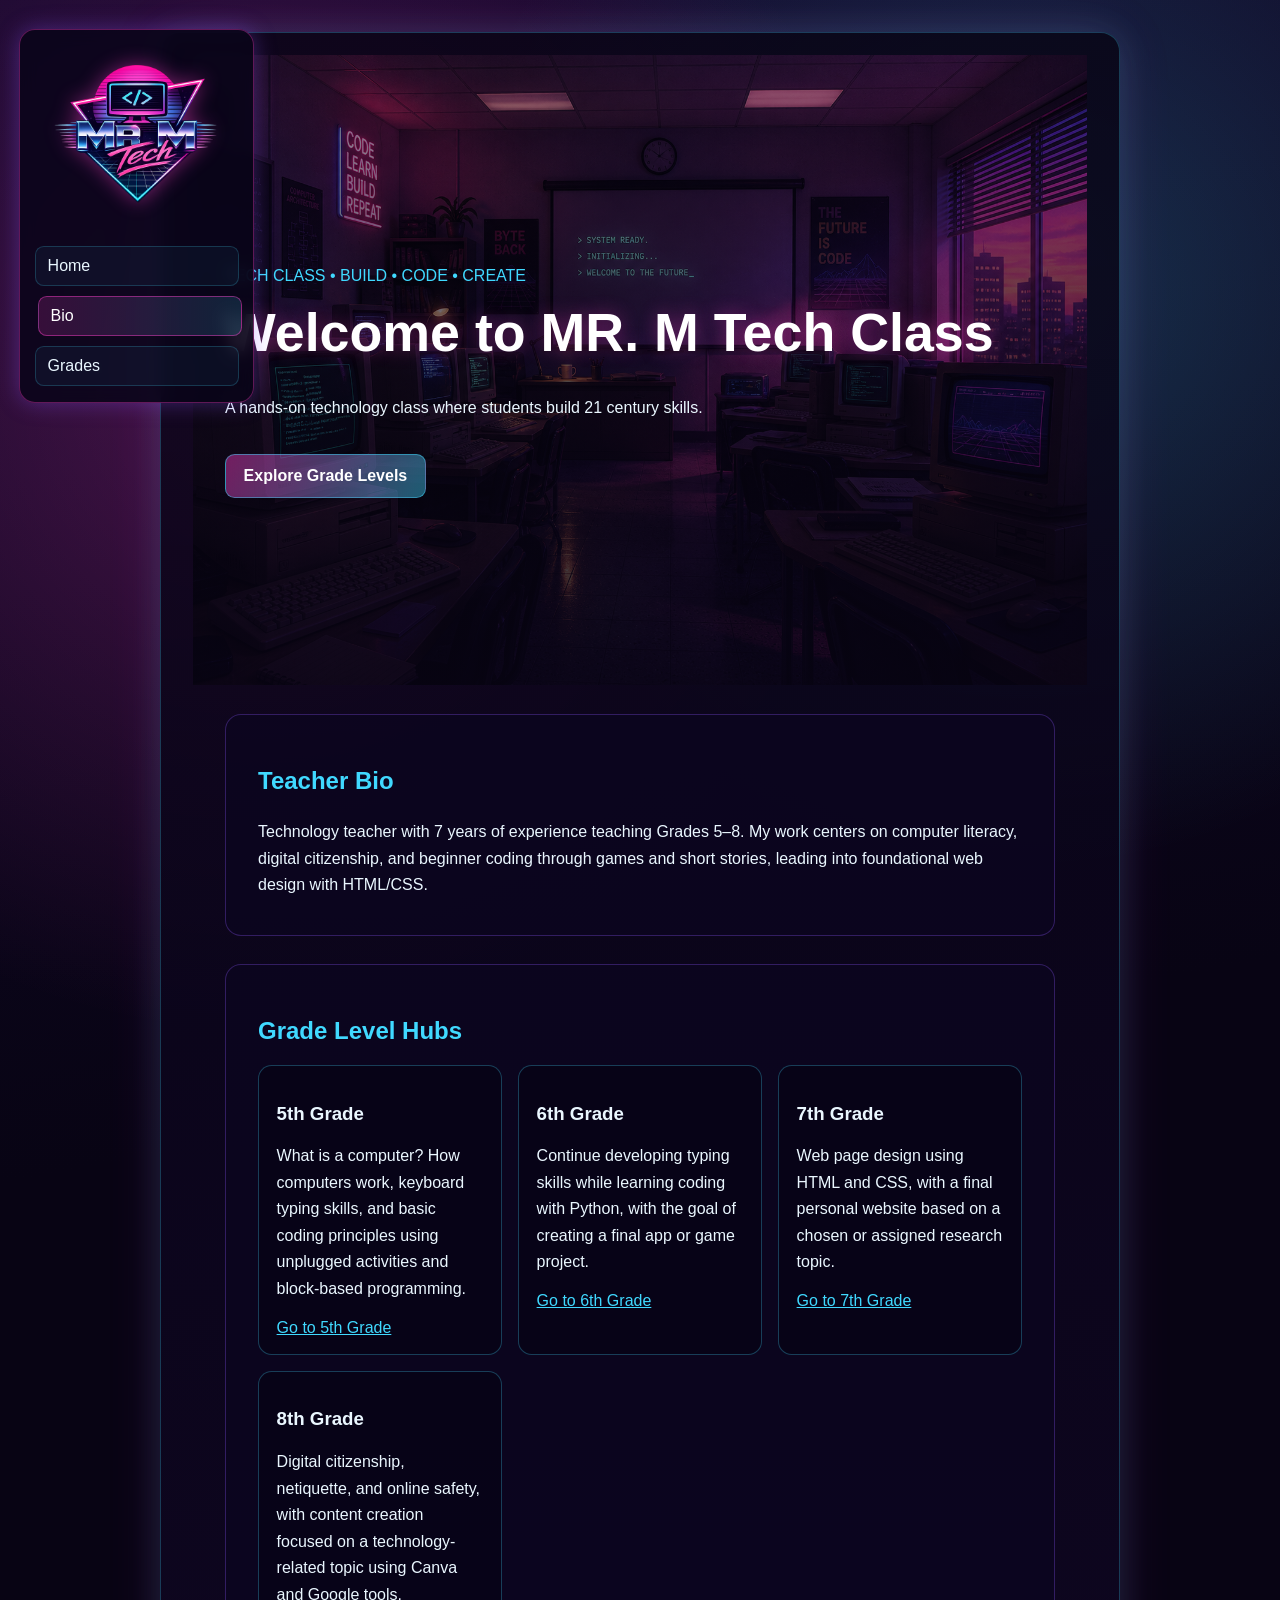
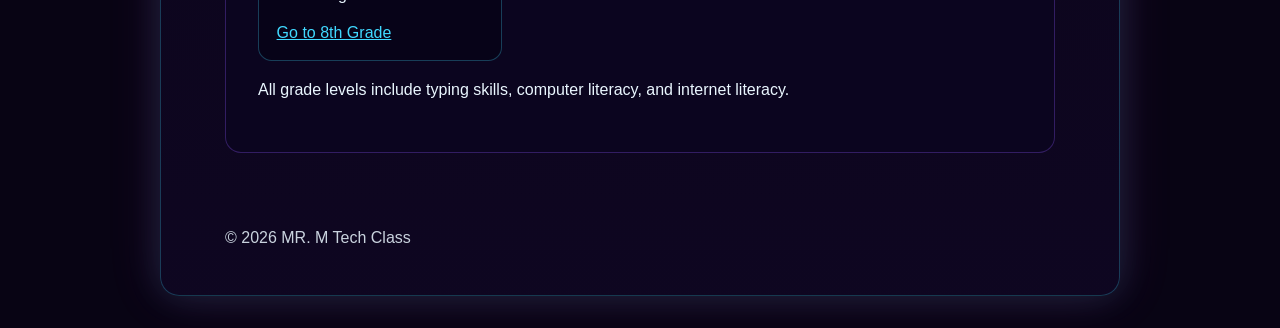
<file: index.html>
<!DOCTYPE html>
<html lang="en">
<head>
  <meta charset="UTF-8">
  <meta name="viewport" content="width=device-width, initial-scale=1.0">
  <meta http-equiv="Cache-Control" content="no-cache, no-store, must-revalidate">
  <meta http-equiv="Pragma" content="no-cache">
  <meta http-equiv="Expires" content="0">
  <title>MR. M Tech Class</title>
  <link rel="stylesheet" href="style.css?v=20260430">
</head>
<body>
  <div class="page-shell">
    <aside class="side-menu" aria-label="Main navigation">
      <div class="menu-brand">
        <img src="img/logomrm.png" alt="MRM Tech logo">
      </div>
      <nav>
        <a href="#home">Home</a>
        <a href="#bio">Bio</a>
        <a href="#grades">Grades</a>
      </nav>
    </aside>

    <main class="content">
      <section id="home" class="hero parallax-layer">
        <div class="hero-badge">TECH CLASS • BUILD • CODE • CREATE</div>
        <h1>Welcome to MR. M Tech Class</h1>
        <p>
          A hands-on technology class where students build 21 century skills.
        </p>
        <div class="hero-actions">
          <a class="btn" href="#grades">Explore Grade Levels</a>
        </div>
      </section>

      <section id="bio" class="panel">
        <h2>Teacher Bio</h2>
        <p>
          Technology teacher with 7 years of experience teaching Grades 5–8. My
          work centers on computer literacy, digital citizenship, and beginner
          coding through games and short stories, leading into foundational web
          design with HTML/CSS.
        </p>
      </section>

      <section id="grades" class="panel">
        <h2>Grade Level Hubs</h2>
        <div class="grades">
          <article class="card">
            <h3>5th Grade</h3>
            <p>What is a computer? How computers work, keyboard typing skills, and basic coding principles using unplugged activities and block-based programming.</p>
            <a href="5th-grade/" class="card-link">Go to 5th Grade</a>
          </article>

          <article class="card">
            <h3>6th Grade</h3>
            <p>Continue developing typing skills while learning coding with Python, with the goal of creating a final app or game project.</p>
            <a href="6th-grade/" class="card-link">Go to 6th Grade</a>
          </article>

          <article class="card">
            <h3>7th Grade</h3>
            <p>Web page design using HTML and CSS, with a final personal website based on a chosen or assigned research topic.</p>
            <a href="7th-grade/" class="card-link">Go to 7th Grade</a>
          </article>

          <article class="card">
            <h3>8th Grade</h3>
            <p>Digital citizenship, netiquette, and online safety, with content creation focused on a technology-related topic using Canva and Google tools.</p>
            <a href="8th-grade/" class="card-link">Go to 8th Grade</a>
          </article>
        </div>
        <p class="grades-note">All grade levels include typing skills, computer literacy, and internet literacy.</p>
      </section>

      <footer class="site-footer">
        <p>© 2026 MR. M Tech Class</p>
      </footer>
    </main>
  </div>

  <script>
    const BUILD_STAMP = "2026-04-30T00:00:00Z";
    const savedStamp = localStorage.getItem('mrm_build_stamp');
    if (savedStamp && savedStamp !== BUILD_STAMP) {
      window.location.replace(`${window.location.pathname}?v=${Date.now()}`);
    }
    localStorage.setItem('mrm_build_stamp', BUILD_STAMP);

    fetch(window.location.pathname, { cache: 'no-store' }).catch(() => {});
    const links = document.querySelectorAll('.side-menu a');
    const sections = [...links].map((link) => document.querySelector(link.getAttribute('href')));

    const observer = new IntersectionObserver((entries) => {
      entries.forEach((entry) => {
        if (!entry.isIntersecting) return;
        links.forEach((link) => link.classList.remove('active'));
        const active = document.querySelector(`.side-menu a[href="#${entry.target.id}"]`);
        if (active) active.classList.add('active');
      });
    }, { threshold: 0.45 });

    sections.forEach((section) => section && observer.observe(section));

    window.addEventListener('scroll', () => {
      const y = window.scrollY * 0.2;
      document.documentElement.style.setProperty('--parallax-y', `${y}px`);
    });
  </script>
</body>
</html>
</file>
<file: style.css>
:root {
  --bg-deep: #080414;
  --bg-mid: #12082a;
  --pink: #ff3ec9;
  --cyan: #40d9ff;
  --violet: #8f56ff;
  --white-soft: #eaf7ff;
  --content-width: 75%;
  --menu-width: 235px;
  --parallax-y: 0px;
}

* {
  box-sizing: border-box;
}

html {
  scroll-behavior: smooth;
}

body {
  margin: 0;
  min-height: 100vh;
  font-family: "Segoe UI", Tahoma, Geneva, Verdana, sans-serif;
  color: var(--white-soft);
  background:
    radial-gradient(circle at 20% 20%, rgba(255, 62, 201, 0.23), transparent 35%),
    radial-gradient(circle at 80% 15%, rgba(64, 217, 255, 0.2), transparent 30%),
    linear-gradient(170deg, var(--bg-mid) 0%, var(--bg-deep) 55%);
}

.page-shell {
  width: 100%;
  display: flex;
  justify-content: center;
  position: relative;
}

.content {
  width: min(var(--content-width), 1200px);
  margin: 2rem 0;
  padding: 1.4rem 2rem 0;
  border: 1px solid rgba(64, 217, 255, 0.25);
  border-radius: 1.2rem;
  background: linear-gradient(180deg, rgba(8, 4, 20, 0.8), rgba(15, 7, 35, 0.88));
  box-shadow: 0 0 34px rgba(64, 217, 255, 0.14), 0 0 56px rgba(255, 62, 201, 0.12);
}

.side-menu {
  position: fixed;
  left: max(1.2rem, calc((100vw - min(var(--content-width), 1200px)) / 2 - var(--menu-width) - 1.2rem));
  top: 1.8rem;
  width: var(--menu-width);
  padding: 1rem 0.9rem;
  border-radius: 1rem;
  border: 1px solid rgba(255, 62, 201, 0.35);
  background: rgba(10, 5, 26, 0.88);
  backdrop-filter: blur(8px);
  box-shadow: 0 0 22px rgba(143, 86, 255, 0.35);
  z-index: 10;
}

.menu-brand {
  margin-bottom: 1rem;
  text-align: center;
}

.menu-brand img {
  width: 100%;
  max-width: 180px;
  height: auto;
  filter: drop-shadow(0 0 10px rgba(255, 62, 201, 0.45));
}

.side-menu nav {
  display: flex;
  flex-direction: column;
  gap: 0.65rem;
}

.side-menu a {
  color: var(--white-soft);
  text-decoration: none;
  padding: 0.62rem 0.75rem;
  border-radius: 0.55rem;
  border: 1px solid rgba(64, 217, 255, 0.2);
  background: rgba(64, 217, 255, 0.05);
  transition: all 0.2s ease;
}

.side-menu a:hover,
.side-menu a.active {
  color: #fff;
  border-color: rgba(255, 62, 201, 0.45);
  background: linear-gradient(90deg, rgba(255, 62, 201, 0.17), rgba(64, 217, 255, 0.15));
  transform: translateX(3px);
}

.hero {
  min-height: 70vh;
  display: grid;
  align-content: center;
  gap: 1rem;
  padding: 4.5rem 2rem 3rem;
  background:
    linear-gradient(rgba(8, 4, 20, 0.42), rgba(8, 4, 20, 0.85)),
    url("img/hero.png") center / cover no-repeat,
    radial-gradient(circle at 55% calc(35% + var(--parallax-y)), rgba(255, 62, 201, 0.22), transparent 44%);
}


.hero-badge,
h2,
.card-link {
  color: var(--cyan);
}

h1 {
  margin: 0;
  font-size: clamp(2.1rem, 4.2vw, 3.8rem);
  color: #fff;
  text-shadow: 0 0 18px rgba(255, 62, 201, 0.35);
}

.hero p,
.panel p {
  max-width: 68ch;
  line-height: 1.66;
}


#bio p {
  width: 100%;
  max-width: 100%;
  margin: 0.75rem 0 0;
  padding: 0.25rem 0;
  box-sizing: border-box;
}

.hero-actions {
  display: flex;
  gap: 0.8rem;
  flex-wrap: wrap;
}

.btn {
  display: inline-block;
  text-decoration: none;
  font-weight: 700;
  color: #fff;
  border: 1px solid rgba(64, 217, 255, 0.45);
  background: linear-gradient(120deg, rgba(255, 62, 201, 0.42), rgba(64, 217, 255, 0.42));
  padding: 0.75rem 1.1rem;
  border-radius: 0.6rem;
}

.btn-ghost {
  background: transparent;
  border-color: rgba(234, 247, 255, 0.45);
}

.panel {
  margin: 1.8rem 2rem;
  padding: 2rem;
  border-radius: 1rem;
  background: rgba(12, 6, 32, 0.8);
  border: 1px solid rgba(143, 86, 255, 0.3);
}

.panel-highlight {
  background: linear-gradient(130deg, rgba(31, 8, 61, 0.88), rgba(9, 14, 44, 0.74));
}

.grades {
  display: grid;
  grid-template-columns: repeat(auto-fit, minmax(220px, 1fr));
  gap: 1rem;
}

.card {
  background: rgba(8, 4, 22, 0.74);
  border: 1px solid rgba(64, 217, 255, 0.28);
  border-radius: 0.85rem;
  padding: 1.1rem;
}

.site-footer {
  padding: 2rem;
  color: rgba(234, 247, 255, 0.85);
}

@media (max-width: 1200px) {
  .content {
    width: calc(100% - 2rem);
    margin-top: 10.8rem;
  }

  .side-menu {
    left: 1rem;
    right: 1rem;
    width: auto;
    top: 0.8rem;
  }

  .side-menu nav {
    flex-direction: row;
    flex-wrap: wrap;
  }
}

@media (max-width: 760px) {
  .hero,
  .panel {
    margin-left: 0;
    margin-right: 0;
    padding-left: 1rem;
    padding-right: 1rem;
  }
}
</file>
